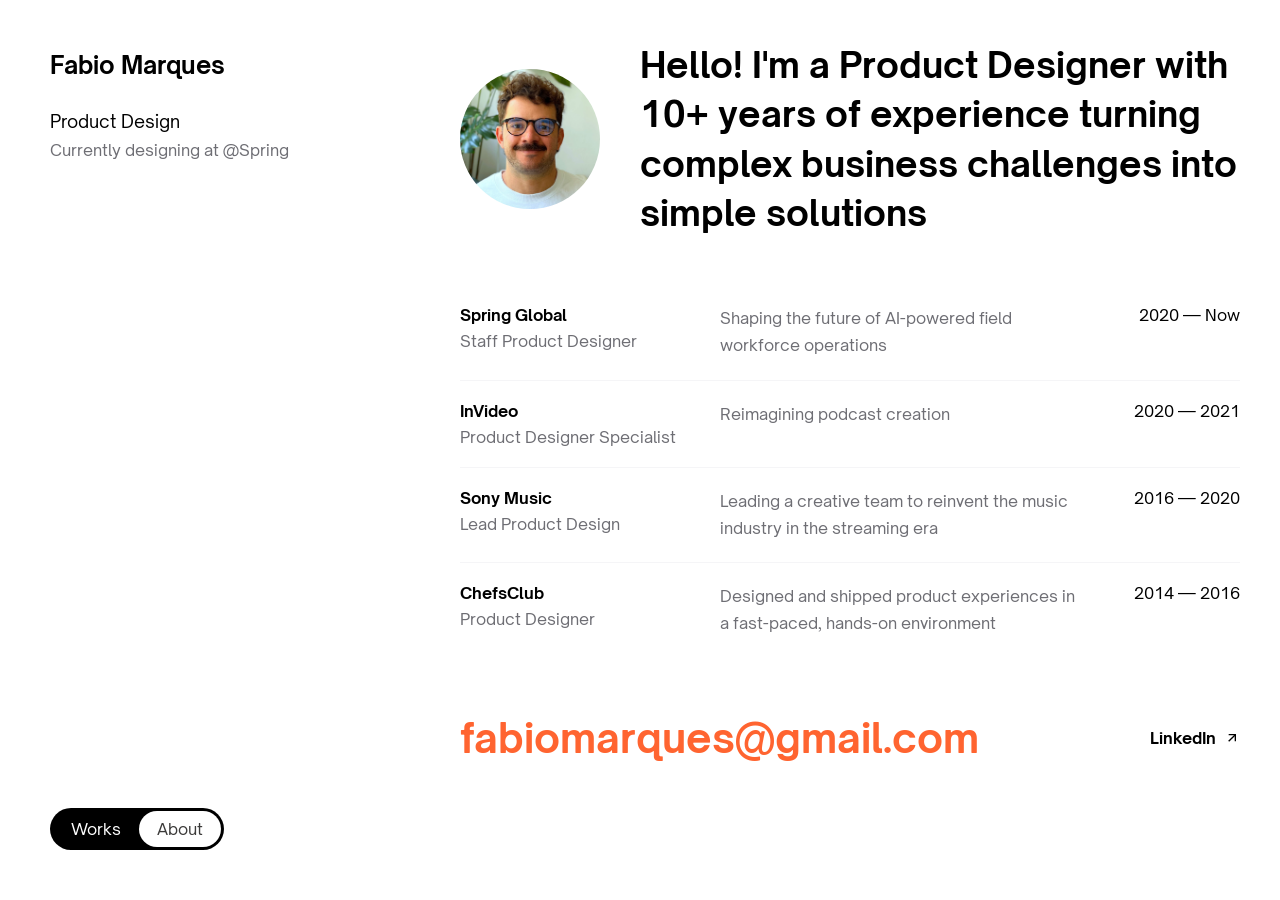
<file: about.html>
<head>
    <meta charset="UTF-8">
    <meta name="viewport" content="width=device-width, initial-scale=1.0">
    <link rel="icon" type="image/svg+xml" href="img/favicon.svg">


    <title>Fabio Marques Portfolio / About</title>
    <meta name="description" content="Selected product design case studies and UI/UX projects.">
    <link rel="canonical" href="https://seusite.com/index.html">

    <!-- Open Graph -->
    <meta property="og:title" content="Works - Your Name">
    <meta property="og:description" content="Selected product design case studies and UI/UX projects.">
    <meta property="og:image" content="https://seusite.com/og-image.jpg">
    <meta property="og:url" content="https://seusite.com/index.html">
    <meta property="og:type" content="website">

    <!-- Twitter -->
    <meta name="twitter:card" content="summary_large_image">
    <meta name="twitter:title" content="Works - Your Name">
    <meta name="twitter:description" content="Selected product design case studies and UI/UX projects.">
    <meta name="twitter:image" content="https://seusite.com/og-image.jpg">

    <!-- UI -->
    <meta name="theme-color" content="#ffffff">

    <!-- Fonts -->
    <link rel="preconnect" href="https://fonts.googleapis.com">
    <link rel="preconnect" href="https://fonts.gstatic.com" crossorigin>
    <link href="https://fonts.googleapis.com/css2?family=Inter:wght@400;500;600;700&display=swap" rel="stylesheet">

    <link rel="stylesheet" href="style.css">
</head>
<body>

<div class="cursor-dot"></div>

<div class="container">

    <aside class="sidebar">

        <div class="profile">
            <h1>
    <a href="index.html">Fabio Marques</a>
</h1>


            <div class="role">Product Design</div>
            <div class="company">
                Currently designing at <a href="https://springglobal.com/" class="company-link" target="_blank">@Spring</a>
            </div>
        </div>


<nav class="nav" id="nav">
  <span class="pill" id="pill"></span>
  <a href="index.html">Works</a>
  <a href="about.html" class="active">About</a>
</nav>

    </aside>

    <main class="content">

       

<div class="about">

    <div class="about-intro">

        <img
            src="img/profile.png"
            alt="Fabio Marques"
            class="about-avatar">

        <div class="about-text">
            <h2>
                Hello! I'm a Product Designer with 10+ years of experience turning complex business challenges into simple solutions
            </h2>
        </div>

    </div>

    <div class="experience">

        <div class="experience-item">

            <div class="experience-company">
                <h3>Spring Global</h3>
                <h4>Staff Product Designer</h4>
            </div>

            <div class="experience-description">
                Shaping the future of AI-powered field workforce operations
            </div>

            <div class="experience-period">
                2020 — Now
            </div>

        </div>

        <div class="experience-item">

            <div class="experience-company">
                <h3>InVideo</h3>
                <h4>Product Designer Specialist</h4>
            </div>

            <div class="experience-description">
                Reimagining podcast creation
            </div>

            <div class="experience-period">
                2020 — 2021
            </div>

        </div>

        <div class="experience-item">

            <div class="experience-company">
                <h3>Sony Music</h3>
                <h4>Lead Product Design</h4>
            </div>

            <div class="experience-description">
                Leading a creative team to reinvent the music industry in the streaming era
            </div>

            <div class="experience-period">
                2016 — 2020
            </div>

        </div>

        <div class="experience-item">

            <div class="experience-company">
                <h3>ChefsClub</h3>
                <h4>Product Designer</h4>
            </div>

            <div class="experience-description">
                Designed and shipped product experiences in a fast-paced, hands-on environment
            </div>

            <div class="experience-period">
                2014 — 2016
            </div>

        </div>

    </div>

    <div class="contact">

        <a
            href="mailto:fabiomarques@gmail.com"
            class="contact-link">
            fabiomarques@gmail.com
        </a>

        <a
            href="https://www.linkedin.com/in/fabiomrodrigues/"
            target="_blank"
            rel="noopener noreferrer"
            class="contact-linkedin">

            LinkedIn

            <svg
                xmlns="http://www.w3.org/2000/svg"
                width="16"
                height="16"
                viewBox="0 0 24 24"
                fill="none"
                stroke="currentColor"
                stroke-width="2">

                <path d="M7 17L17 7"></path>
                <path d="M7 7h10v10"></path>

            </svg>

        </a>

    </div>

</div>



    </main>

</div>
  <script src="script.js"></script>

</body>
</html>
</file>
<file: style.css>
/* ==========================================================================
   1. FONT FACE
   ========================================================================== */

@font-face {
    font-family: 'OpenSauce';
    src: url('font/OpenSauceTwo-Bold.woff2') format('woff2');
    font-weight: 700;
    font-display: swap;
}

@font-face {
    font-family: 'OpenSauce';
    src: url('font/OpenSauceTwo-Regular.woff2') format('woff2');
    font-weight: 400;
    font-display: swap;
}


/* ==========================================================================
   2. RESET & BASE
   ========================================================================== */

html {
    cursor: none;
}

* {
    margin: 0;
    padding: 0;
    box-sizing: border-box;
    cursor: none;
}

body {
    font-family: "OpenSauce", sans-serif;
    background: #ffffff;
    color: #000000;
    animation: pageEnter .4s ease;
    cursor: none;
}

a {
    color: inherit;
    text-decoration: none;
    transition: color 0.2s ease;
}

a:hover {
    color: #FF6430;
}

hr {
    border: none;
    height: 1px;
    background: #E5E5E7;
    margin: 40px 0;
    opacity: 0.8;
}


/* ==========================================================================
   3. CUSTOM CURSOR
   ========================================================================== */

.cursor-dot {
    position: fixed;
    top: 0;
    left: 0;
    width: 18px;
    height: 18px;
    border-radius: 50%;
    background: #FF6430;
    pointer-events: none;
    z-index: 9999;
    /* posição via left/top (definidos no JS); a translate centraliza e
       a escala é controlada por --scale para não brigar com o movimento */
    --scale: 1;
    transform: translate(-50%, -50%) scale(var(--scale));
    transition: opacity 0.2s ease, width 0.18s ease, height 0.18s ease, background 0.18s ease;
    opacity: 0;
    will-change: left, top;

    /* centraliza o "+" dentro do círculo */
    display: flex;
    align-items: center;
    justify-content: center;
}

/* o "+" começa escondido e pequeno */
.cursor-dot .cursor-plus {
    width: 18px;
    height: 18px;
    opacity: 0;
    transform: scale(0.4);
    transition: opacity 0.18s ease, transform 0.18s ease;
    stroke: #ffffff;
}

/* estado "sobre link/botão": cresce, laranja sólido */
.cursor-dot.is-hover {
    width: 42px;
    height: 42px;
    background: #FF6430;
}

/* mostra o "+" no hover */
.cursor-dot.is-hover .cursor-plus {
    opacity: 1;
    transform: scale(1);
}

/* em telas touch / sem mouse preciso, não force cursor escondido */
@media (hover: none), (pointer: coarse) {
    html, *, body { cursor: none; }
    .cursor-dot { display: none; }
}


/* ==========================================================================
   4. LAYOUT (container / sidebar / content)
   ========================================================================== */

.container {
    display: flex;
    min-height: 100vh;
}

.sidebar {
    width: 420px;
    padding: 50px 50px;
    position: fixed;
    height: 100vh;
    display: flex;
    flex-direction: column;
}

.content {
    margin-left: 420px;
    padding: 40px;
    width: calc(100% - 420px);
}


/* ==========================================================================
   5. SIDEBAR — PROFILE & NAV
   ========================================================================== */

.profile h1 {
    font-size: 1.5rem;
    font-weight: 700;
    margin-bottom: 30px;
}

.wave {
    display: inline-block;
    transform-origin: 70% 70%;
}

.wave:hover {
    animation: wave-animation 0.8s ease-in-out;
}

@keyframes wave-animation {
    0%   { transform: rotate(0deg); }
    15%  { transform: rotate(14deg); }
    30%  { transform: rotate(-8deg); }
    45%  { transform: rotate(14deg); }
    60%  { transform: rotate(-4deg); }
    75%  { transform: rotate(10deg); }
    100% { transform: rotate(0deg); }
}

.role {
    font-size: 1.1rem;
    font-weight: 500;
    margin-bottom: 8px;
}

.company {
    color: #6E6E74;
    font-size: 1rem;
}

.company-link {
    color: inherit;
    text-decoration: none;
    transition: color 0.2s ease;
}

.company-link:hover {
    color: #FF6430;
}

.nav {
    position: relative;
    display: inline-flex;
    border: none;
    gap: 0;
    align-items: center;
    background: black;
    padding: 3px;
    border-radius: 999px;
    margin-top: auto;
    align-self: flex-start;   /* ← impede de esticar na largura toda */
}

/* a pílula que desliza */
.nav .pill {
    position: absolute;
    top: 3px;
    left: 3px;
    height: calc(100% - 6px);
    background: white;            /* cor do item ativo */
    border-radius: 999px;
    transition: transform 0.32s cubic-bezier(0.4, 0, 0.2, 1),
                width 0.32s cubic-bezier(0.4, 0, 0.2, 1);
    z-index: 0;
}

.nav a {
    position: relative;
    z-index: 1;                  /* fica acima da pílula */
    text-decoration: none;
    color: white;
    font-size: 1rem;
    padding: 8px 18px;
    border-radius: 999px;
    white-space: nowrap;
    transition: color 0.25s ease;
}

/* o link ativo fica branco (sobre a pílula preta) */
.nav a.active {
    color: #3B3A39;
}

/* no hover, escurece levemente quem não está ativo */
.nav a:not(.active):hover {
    color: white;
}


/* ==========================================================================
   6. CONTENT GRID / PROJECT CARDS
   ========================================================================== */

.grid {
    display: grid;
    grid-template-columns: repeat(2, minmax(320px, 1fr));
    gap: 30px 30px;
}

.project {
    cursor: none;
    text-decoration: none;
}

.thumb {
    aspect-ratio: 1 / 1;
    border-radius: 24px;
    overflow: hidden;
    background: #F6F6F7;
    margin-bottom: 16px;
}

.thumb img {
    width: 100%;
    height: 100%;
    object-fit: cover;
    display: block;
    transition: transform 0.3s ease;
}

.project:hover .thumb img {
    transform: scale(1.03);
    transition: transform 0.3s ease;
}

.project h3 {
    font-size: 1.3rem;
    margin-bottom: 4px;
    color: #000000;
    transition: color 0.2s ease;
}

.project:hover h3 {
    color: #FF6430;
}

.project p {
    color: #6E6E74;
    font-size: 1.1rem;
    font-weight: 400;
    line-height: 1.5;
}

/* Cards "em breve" — sem link, thumb cinza com texto */

.project--soon {
    cursor: default;
    pointer-events: none;
}

.project--soon h3,
.project--soon p {
    opacity: 0.6;
}

.thumb--soon {
    display: flex;
    align-items: center;
    justify-content: center;
    background: #E5E5E7;
}

.thumb--soon span {
    color: #9A9AA0;
    font-size: 1rem;
    font-weight: 400;
    letter-spacing: 0.02em;
}


/* ==========================================================================
   7. ABOUT PAGE
   ========================================================================== */

.about {
    max-width: 1000px;
}

.about-intro {
    display: flex;
    align-items: center;
    gap: 40px;
    margin-bottom: 48px;
}

.about-avatar {
    width: 140px;
    height: 140px;
    border-radius: 50%;
    object-fit: cover;
    flex-shrink: 0;
}

.about-text h2 {
    font-size: 2.2rem;
    line-height: 1.4;
    font-weight: 700;
    color: #000000;
}


/* ==========================================================================
   8. EXPERIENCE
   ========================================================================== */

.experience {
    margin-bottom: 56px;
}

.experience-item {
    display: grid;
    grid-template-columns: 220px 1fr 120px;
    gap: 40px;
    padding: 20px 0;
    align-items: start;
}

.experience-item:not(:last-child) {
    border-bottom: 1px solid #F5F5F7;
}

.experience-company h3 {
    font-size: 1rem;
    font-weight: 700;
    color: #000000;
    margin-bottom: 6px;
}

.experience-company h4 {
    font-size: 1rem;
    font-weight: 400;
    color: #6E6E74;
}

.experience-description {
    font-size: 1rem;
    line-height: 1.7;
    color: #6E6E74;
}

.experience-period {
    text-align: right;
    color: #000000;
    font-weight: 500;
    white-space: nowrap;
}


/* ==========================================================================
   9. CONTACT
   ========================================================================== */

.contact {
    display: flex;
    justify-content: space-between;
    align-items: center;
    width: 100%;
}

.contact-link {
    display: flex;
    align-items: center;
    gap: 8px;
    color: #FF6430;
    text-decoration: none;
    transition: .2s;
    font-size: 2.5rem;
    font-weight: 700;
}

.contact-link:hover {
    color: #FF6430;
}

.contact-linkedin {
    display: flex;
    align-items: center;
    gap: 8px;
    color: #000000;
    text-decoration: none;
    transition: .2s;
    font-weight: 700;
}

.contact-linkedin:hover {
    color: #FF6430;
}


/* ==========================================================================
   10. PROJECT DETAIL PAGE
   ========================================================================== */

.project-page {
    max-width: none;
    width: 100%;
}

.back-link {
    display: inline-block;
    text-decoration: none;
    color: #6E6E74;
    font-size: 1.2rem;
    margin-bottom: 40px;
    transition: .2s;
}

.back-link:hover {
    color: #FF6430;
}

.project-back-wrap {
    min-height: 44px;
    margin-bottom: 20px;
    overflow-anchor: none; /* evita que o navegador tente compensar
        a rolagem quando o link vira position:fixed */
}

.project-back {
    display: inline-flex;
    align-items: center;
    gap: 8px;
    text-decoration: none;

    color: #ffffff;
    background: #111;

    padding: 12px 20px;
    border-radius: 999px;

    font-size: 1rem;
    font-weight: 400;

    transition: background .2s ease;
}

.project-back:hover {
    background: #FF6430;
    color: #ffffff;
}

.project-back.is-floating {
    position: fixed;
    top: 40px;
    left: 480px; /* alinhado ao início do .content (sidebar 420px + padding 40px) */

    z-index: 1000;
}

@media (max-width: 1200px) {
    .project-back.is-floating {
        left: 40px;
    }
}

.project-title {
    font-size: 3.5rem;
    line-height: 1;
    margin-bottom: 32px;
    color: #000000;
}

.project-meta {
    display: grid;
    grid-template-columns: repeat(4, 1fr);
    gap: 40px;
    width: 100%;
    padding-bottom: 40px;
}

.meta-item {
    flex: 1;
}

.meta-label {
    color: #6E6E74;
    font-size: .9rem;
    margin-bottom: 10px;
}

.meta-value {
    color: #000000;
    font-size: 1rem;
    font-weight: 700;
}

.project-hero {
    margin-bottom: 48px;
    aspect-ratio: 16 / 9;
    overflow: hidden;
    border-radius: 24px;
    background: #F6F6F7;
}

.project-hero img {
    width: 100%;
    height: 100%;
    object-fit: cover;
    display: block;
}

/* Nota: .project-section combina as duas declarações originais do arquivo
   (a segunda sobrescrevia display/margin-bottom da primeira); o resultado
   computado final é o mesmo de antes. */
.project-section {
    display: grid;
    grid-template-columns: 280px 1fr;
    gap: 80px;
    color: #6E6E74;
    font-size: .95rem;
    margin-bottom: 0;
}

.section-title h2 {
    font-size: 2rem;
    line-height: 1.1;
    font-weight: 700;
    color: #6E6E74;
}

.section-content {
    margin-bottom: 24px;
}

.section-content p {
    font-size: 1rem;
    line-height: 1.8;
    color: #000000;
    margin-bottom: 24px;
}

.section-content p.highlight-quote {
    font-size: 1.4rem;
    line-height: 1.2;
    font-weight: 700;
    color: #000000;
    margin: 48px 0;
    padding-left: 24px;
    border-left: 4px solid #6E6E74;
}

.section-subtitle {
    font-size: 1.1rem;
    font-weight: 600;
    color: #000;
    margin-top: 48px;
    margin-bottom: 16px !important;
}

/* especificidade maior que ".section-content p" pra garantir que o
   margin-bottom abaixo não seja sobrescrito pelo parágrafo genérico */
.section-content .section-subtitle {
    margin-bottom: 8px;
}

/* quando o subtítulo é o título de uma lista logo abaixo, aproxima os dois */
.section-subtitle + .results-list:not(.results-list--divided) {
    margin-top: 0;
}

.section-subtitle + .results-list--divided {
    margin-top: 12px;
}

/* Results list */

.results-list {
    list-style: none;
    padding: 0;
    margin-top: 56px;
    margin-bottom: 56px;
}

.results-list li {
    display: block;
    position: relative;
    padding-left: 30px;
    margin-bottom: 18px;
    color: #000000;
}

.results-list--bullets {
    list-style: disc;
    padding-left: 20px;
}

.results-list--bullets li {
    display: list-item;
    padding-left: 0;
    margin-bottom: 10px;
    line-height: 1.7;
    color: #000;
}

.results-list--divided {
    margin-top: 36px;
    margin-bottom: 36px;
}

.results-list--divided li {
    display: block;
    padding: 16px 0;
    padding-left: 0;
    margin: 0;
    color: #000;
    line-height: 1.7;
    border-bottom: 1px solid #E5E5E7;
    position: relative;
}

.results-list--divided li:last-child {
    border-bottom: none;
}

.results-list--insight {
    margin-top: 48px;
    margin-bottom: 72px;
}

.results-list--insight li {
    display: flex;
    flex-direction: column;
    padding-left: 0;
    margin-bottom: 28px;
}

.results-list--insight li:last-child {
    margin-bottom: 0;
}

.results-list--insight .list-title {
    font-weight: 600;
    color: #000;
    line-height: 1.2;
    margin: 0;
}

.results-list--insight .list-subtext {
    color: #6E6E74;
    font-size: 0.95rem;
    line-height: 1.3;
    margin-top: 2px;
}

.list-subtext {
    display: block;
    margin-top: 4px;
    color: #6E6E74;
    font-size: 0.95rem;
    line-height: 1.4;
}

.highlight {
    font-weight: 700;
    color: #000000;
}

.check-icon {
    position: absolute;
    left: 0;
    top: 2px;
    display: inline-flex;
    width: 20px;
    height: 20px;
    color: #34C759;
    margin-right: 0;
}

/* Project images / gallery */

.project-image {
    margin-bottom: 48px;
    overflow: hidden;
    border-radius: 24px;
    background: #F6F6F7;
}

.project-image:has(+ .project-image) {
    margin-bottom: 24px;
}

.project-image:has(+ .project-gallery) {
    margin-bottom: 24px;
}

/* padrão */
.project-image--wide {
    aspect-ratio: 16 / 9;
}

/* mais quadrada */
.project-image--square {
    aspect-ratio: 1 / 1;
}

/* vertical */
.project-image--tall {
    aspect-ratio: 4 / 5;
}

.project-gallery .project-image {
    margin-bottom: 0;
}

.project-image img {
    width: 100%;
    height: 100%;
    object-fit: cover;
    display: block;
}

.project-image video {
    width: 100%;
    height: 100%;
    object-fit: cover;
    display: block;
}

.project-gallery {
    display: grid;
    grid-template-columns: 1fr 1fr;
    gap: 24px;
    margin-bottom: 48px;
}


/* ==========================================================================
   11. BACK TO TOP
   ========================================================================== */

.back-to-top {
    position: fixed;
    right: 32px;
    bottom: 32px;

    width: 48px;
    height: 48px;

    border: none;
    border-radius: 999px;

    background: #111;
    color: white;

    font-size: 20px;
    cursor: none;

    display: flex;
    align-items: center;
    justify-content: center;

    opacity: 0;
    visibility: hidden;
    transform: translateY(10px);

    transition: all 0.25s ease;

    z-index: 1000;
}

.back-to-top.visible {
    opacity: 1;
    visibility: visible;
    transform: translateY(0);
}


.back-to-top:hover {
    background: #FF6430;
    color: #ffffff;
}



/* ==========================================================================
   12. MEDIA QUERIES
   ========================================================================== */

@media (max-width: 1200px) {

    .sidebar {
        position: relative;
        width: 100%;
        height: auto;
        padding: 40px;
    }

    .content {
        margin-left: 0;
        width: 100%;
        padding: 40px;
    }

    .container {
        flex-direction: column;
    }

    .grid {
        grid-template-columns: 1fr;
    }

    .nav {
        margin-top: 40px;
    }
}

@media (max-width: 900px) {

    .about-intro {
        flex-direction: column;
        align-items: flex-start;
    }

    .experience-item {
        grid-template-columns: 1fr;
        gap: 16px;
    }

    .experience-period {
        text-align: left;
    }

    .contact {
        flex-direction: column;
        align-items: flex-start;
        gap: 16px;
    }

    .content {
        padding: 24px;
    }

    .sidebar {
        padding: 24px;
    }

    .project-back.is-floating {
        left: 24px;
    }

    .project-section {
        grid-template-columns: 1fr;
        gap: 24px;
        margin-top: 48px;
        margin-bottom: 48px;
    }

    /* o .section-content tem margin-bottom próprio (24px) que fica
       "preso" dentro da caixa do .project-section, já que é sempre
       o último item do grid — some com isso no mobile pra não somar
       espaço duplicado ao margin-bottom da seção */
    .section-content {
        margin-bottom: 0;
    }

    /* mesma lógica pro último elemento DENTRO do section-content —
       parágrafo, results-list (qualquer variante), highlight-quote
       etc. — sua própria margin-bottom também fica presa na caixa
       da seção e duplica o espaço */
    .section-content > *:last-child {
        margin-bottom: 0 !important;
    }

    /* texto sempre com 48px (acima e abaixo); imagens com 24px entre
       si. O espaçamento entre texto e imagem fica 48px por conta do
       colapso de margem (o maior dos dois vence: 48 do texto x 0/24
       da imagem) */
    .project-hero,
    .project-image {
        margin-top: 0;
        margin-bottom: 24px;
    }

    /* a galeria em si não tem margem própria — o espaçamento vem do
       elemento vizinho (texto ou imagem); só o gap interno entre as
       imagens da galeria é definido abaixo */
    .project-gallery {
        margin-top: 0;
        margin-bottom: 0;
    }

    .project-page .project-gallery .project-image {
        margin-top: 0;
        margin-bottom: 0;
    }

    .project-meta {
        grid-template-columns: repeat(2, 1fr);
        gap: 24px 20px;
    }

    .section-title h2 {
        font-size: 1.75rem;
    }

    .project-gallery {
        grid-template-columns: 1fr;
        gap: 16px; /* controla o espaçamento vertical */
    }

    /* Imagens em full width apenas nas páginas de case (mobile) —
       "escapam" do padding do .content e ocupam a largura toda da tela */
    .project-page .project-hero,
    .project-page .project-image,
    .project-page .project-gallery {
        width: calc(100% + 48px); /* 24px de padding de cada lado */
        margin-left: -24px;
        margin-right: -24px;
        border-radius: 0;
    }

    /* imagens dentro da galeria não precisam do próprio "escape",
       já que o .project-gallery pai já ocupa a largura toda */
    .project-page .project-gallery .project-image {
        width: 100%;
        margin-left: 0;
        margin-right: 0;
    }

    .nav {
        position: fixed;
        bottom: 20px;
        left: 50%;
        transform: translateX(-50%);

        background: black;
        border: none;
        border-radius: 999px;

        padding: 4px;
        gap: 6px;

        box-shadow: 0 10px 30px rgba(0,0,0,0.08);

        z-index: 999;
    }

    .nav a {
        border: none;
        padding: 10px 18px;
        font-size: 0.95rem;
    }

    .nav a:hover {
        border: none;
    }

    /* alinha o centro do botão com o centro da navbar fixa (nav
       tem ~50px de altura e fica a 20px do rodapé, então seu
       centro está a ~45px da base; o botão tem 48px de altura) */
    .back-to-top {
        bottom: 21px;
    }

    body {
        padding-bottom: 80px;
    }
}

@media (max-width: 768px) {
    .contact-link {
        font-size: 1.5rem;
    }
}


.status-steps {
    margin-top: 40px;
    margin-bottom: 40px;
}

.status-steps p {
    margin-bottom: 12px;
    line-height: 1.6;
    color: #000000;
}

.status-steps p:last-child {
    margin-bottom: 0;
}

.step-question {
    color: #6E6E74;
}

/* ==========================================================================
   Button component playground (case-4, #img-2)
   ========================================================================== */

.bp-playground {
    aspect-ratio: 2752 / 1578;
    background: #BFE3FF !important;
    overflow: hidden;
}

.bp-wrap {
    position: relative;
    width: 100%;
    height: 100%;
}

.bp-canvas {
    position: absolute;
    top: 0;
    left: 0;
    width: 2752px;
    height: 1578px;
    transform-origin: top left;
}

.bp-white {
    position: absolute;
    left: 134.5px;
    top: 135px;
    width: 2483px;
    height: 1308px;
    background: #FFFFFF;
    border-radius: 64px;
}

.bp-dotted {
    position: absolute;
    left: 220.5px;
    top: 221px;
    width: 1408px;
    height: 1136px;
    border-radius: 64px;
    background-image: radial-gradient(#9A9CA1 3px, transparent 3px);
    background-size: 44px 44px;
    background-position: 0 0;
}

.bp-preview {
    position: absolute;
    left: 924.5px;
    top: 789px;
    transform: translate(-50%, -50%);
    display: inline-flex;
    align-items: center;
    justify-content: center;
    gap: 16px;
    white-space: nowrap;
    border: none;
    border-radius: 999px;
    font-family: "Inter", sans-serif;
    font-weight: 500;
    cursor: default;
    transition: background 0.15s ease, color 0.15s ease;
    user-select: none;
}

.bp-preview .bp-icon {
    display: block;
}

.bp-controls {
    position: absolute;
    left: 1706.5px;
    top: 221px;
    width: 795px;
    height: 1136px;
    display: flex;
    flex-direction: column;
    justify-content: center;
    gap: 72px;
}

.bp-group {
    display: flex;
    flex-direction: column;
    gap: 30px;
}

.bp-group--row {
    flex-direction: row;
    align-items: center;
    justify-content: flex-start;
    gap: 24px;
}

.bp-group-label {
    font-family: "Inter", sans-serif;
    font-weight: 700;
    font-size: 42px;
    color: #262626;
}

.bp-segmented {
    position: relative;
    display: inline-flex;
    background: #EBECED;
    border-radius: 999px;
    padding: 12px;
    gap: 0;
    align-self: flex-start;
}

.bp-segmented .bp-thumb {
    position: absolute;
    top: 12px;
    left: 0;
    height: calc(100% - 24px);
    background: #FFFFFF;
    border-radius: 999px;
    box-shadow: 0 3px 6px rgba(0, 0, 0, 0.08);
    transition: transform 0.25s cubic-bezier(0.4, 0, 0.2, 1),
                width 0.25s cubic-bezier(0.4, 0, 0.2, 1);
}

.bp-segmented .bp-thumb.no-anim {
    transition: none;
}

.bp-segmented .bp-opt {
    position: relative;
    z-index: 1;
    border: none;
    background: transparent;
    font-family: "Inter", sans-serif;
    font-weight: 500;
    font-size: 39px;
    line-height: 60px;
    color: #262626;
    padding: 12px 36px;
    border-radius: 999px;
    cursor: pointer;
    white-space: nowrap;
    user-select: none;
    outline: none;
}

.bp-switch {
    position: relative;
    width: 132px;
    height: 72px;
    border: none;
    border-radius: 999px;
    background: #DCDDDF;
    padding: 6px;
    cursor: pointer;
    transition: background 0.2s ease;
    flex-shrink: 0;
    outline: none;
}

.bp-switch.is-on {
    background: #35C759;
}

.bp-switch-thumb {
    display: block;
    width: 60px;
    height: 60px;
    border-radius: 50%;
    background: #FFFFFF;
    transition: transform 0.2s ease;
}

.bp-switch.is-on .bp-switch-thumb {
    transform: translateX(60px);
}











.project-page {
        max-width: 900px;
        margin: 0 auto;
    }
 
    .project-image {
        margin-bottom: 48px;
        overflow: hidden;
        border-radius: 24px;
        background: #F6F6F7;
    }
 
    .project-image--square {
        aspect-ratio: 1 / 1;
        position: relative;
        background: #FFFFFF;
    }
 
    .project-gallery .project-image {
        margin-bottom: 0;
    }
 
    .project-gallery {
        display: grid;
        grid-template-columns: 1fr 1fr;
        gap: 24px;
        margin-bottom: 48px;
    }
 
    .grid-fill {
        position: relative;
        width: 100%;
        height: 100%;
        background-color: transparent;
        background-image: url("data:image/svg+xml,%3Csvg xmlns='http://www.w3.org/2000/svg' width='40.46' height='40.46'%3E%3Crect width='5' height='5' fill='%23B6B7BB'/%3E%3C/svg%3E");
        background-repeat: repeat;
        background-size: calc(100% / 39) calc(100% / 39);
        display: block;
        z-index: 2;
    }
 
    .reveal-circle {
        position: absolute;
        top: 50%;
        left: 50%;
        width: 300%;
        height: 300%;
        border-radius: 50%;
        background: #EDFCEF;
        transform: translate(-50%, -50%) scale(0);
        transition: transform 0.4s ease-out;
        filter: none;
        pointer-events: none;
        z-index: 1;
    }
 
    .reveal-circle.is-on {
        transform: translate(-50%, -50%) scale(1);
        transition: transform 1.2s ease-out;
    }
 
    /* ===== Switch (tokens: color/light/neutral/200, color/light/green/500, color/white, color/black) ===== */
 
    .switch-track {
        position: absolute;
        top: 50%;
        left: 50%;
        transform: translate(-50%, -50%);
        width: 88px;
        height: 48px;
        border: none;
        border-radius: 100px;
        background: #DCDDDF;
        padding: 4px;
        cursor: pointer;
        flex-shrink: 0;
        transition: background 0.15s ease;
        outline: none;
        z-index: 3;
    }
 
    .switch-track.is-on {
        background: #35C759;
    }
 
    .switch-thumb {
        display: block;
        width: 40px;
        height: 40px;
        border-radius: 50%;
        background: #FFFFFF;
        transition: transform 0.15s ease;
    }
 
    .switch-track.is-on .switch-thumb {
        transform: translateX(40px);
    }
 
 /* ===== Info badge ===== */
 
    .info-badge {
        position: absolute;
        top: 16px;
        left: 50%;
        transform: translateX(-50%);
        display: inline-flex;
        align-items: center;
        gap: 6px;
        background: #EBECED;
        border-radius: 8px;
        padding: 6px 12px;
        z-index: 3;
    }
 
    .info-badge svg {
        display: block;
        flex-shrink: 0;
    }
 
    .info-badge span {
        font-family: "Inter", sans-serif;
        font-weight: 500;
        font-size: 14px;
        line-height: 20px;
        color: #262626;
        white-space: nowrap;
    }
 
    /* ===== Notifications card ===== */
 
    .notif-card {
        position: absolute;
        top: 0;
        left: 0;
        width: 100%;
        height: 100%;
        z-index: 4;
    }
 
    .notif-icon-wrap {
        position: absolute;
        top: 50%;
        left: 50%;
        transform: translate(-50%, -50%);
        display: inline-flex;
    }
 
    .notif-icon {
        font-family: 'Material Symbols Rounded';
        font-variation-settings: 'FILL' 1, 'wght' 400, 'GRAD' 0, 'opsz' 24;
        font-weight: normal;
        font-style: normal;
        font-size: 90px;
        line-height: 1;
        color: #262626;
        display: block;
        white-space: nowrap;
        word-wrap: normal;
        direction: ltr;
        -webkit-font-feature-settings: 'liga';
        font-feature-settings: 'liga';
        -webkit-font-smoothing: antialiased;
    }
 
    .notif-badge {
        position: absolute;
        top: 0px;
        left: 66px;
        width: 24px;
        height: 24px;
        border-radius: 50%;
        background: #FF393C;
        display: flex;
        align-items: center;
        justify-content: center;
        font-family: "Inter", sans-serif;
        font-weight: 500;
        font-size: 0;
        color: #FFFFFF;
        line-height: 1;
        transition: all 0.15s ease;
    }
 
    /* Altura fixa (44px) e circular com 1 dígito; com 2+ dígitos a largura
       cresce automaticamente pra DIREITA (âncora é a borda esquerda, fixa),
       mantendo 4px de padding lateral */
    .notif-badge.has-count {
        top: -4px;
        left: 56px;
        height: 44px;
        min-width: 44px;
        width: auto;
        padding: 0 4px;
        font-size: 20px;
    }
 
    /* Com 2+ caracteres (10, 100, 999+) o badge fica retangular
       (raio menor) em vez de manter a forma de pílula */
    .notif-badge.has-count.is-multi {
        border-radius: 100px;
        padding: 0 8px;
    }
 
    /* ===== Button — Secondary / size s (button.md) ===== */
 
    .btn-secondary {
        position: absolute;
        bottom: 74px;
        left: 50%;
        transform: translateX(-50%);
        font-family: "Inter", sans-serif;
        font-weight: 500;
        font-size: 14px;
        line-height: 20px;
        letter-spacing: 0;
        color: #262626;
        background: #DCDDDF;
        border: none;
        border-radius: 100px;
        height: 40px;
        padding: 10px 16px;
        display: inline-flex;
        align-items: center;
        justify-content: center;
        cursor: pointer;
        transition: background 0.15s ease;
        outline: none;
    }
 
    .btn-secondary:hover {
        background: #B6B7BB;
    }
 
    .btn-secondary:focus-visible {
        background: #DCDDDF;
        outline: 2px solid #0088FF;
        outline-offset: 2px;
    }
 
    .btn-secondary:active {
        background: #9A9CA1;
    }

/* ==========================================================================
   Search component playground (case-4, #img-8)
   ========================================================================== */

#img-8 {
    position: relative;
}

.srch-stage {
    position: absolute;
    top: 14%;
    left: 50%;
    transform: translateX(-50%);
    z-index: 3;
    width: min(336px, 84%);
}


.srch-box {
    background: #EBECED;
    width: 100%;               /* antes: 336px — agora segue o .srch-stage */
    font-family: "Inter", sans-serif;
    display: flex;
    flex-direction: column;
    padding: 10px 16px;
    border-radius: 100px;
    border: 1px solid transparent;
    cursor: text;
    transition: border-radius 0.25s cubic-bezier(0.4, 0, 0.2, 1),
                background 0.2s ease,
                border-color 0.2s ease,
                box-shadow 0.2s ease;
}

.srch-box.expanded {
    background: #FFFFFF;
    border-color: #EBECED;
    box-shadow: 0 8px 24px rgba(0, 0, 0, 0.08);
    border-radius: 22px;
}

.srch-panel {
    display: flex;
    flex-direction: column;
    gap: 8px;
    max-height: 0;
    opacity: 0;
    margin-top: 0;
    overflow: hidden;
    transition: max-height 0.3s cubic-bezier(0.4, 0, 0.2, 1),
                opacity 0.2s ease,
                margin-top 0.3s cubic-bezier(0.4, 0, 0.2, 1);
}

.srch-box.expanded .srch-panel {
    max-height: 600px;
    opacity: 1;
    margin-top: 8px;
}

.srch-icon {
    width: 24px;
    height: 24px;
    flex: none;
    display: flex;
    align-items: center;
    justify-content: center;
}

.srch-icon svg {
    width: 17.6px;
    height: 17.6px;
}

.srch-result-item .srch-icon svg {
    width: 20px;
    height: 20px;
}

.srch-input-row {
    display: flex;
    align-items: center;
    gap: 8px;
    min-height: 24px;
}

.srch-input {
    border: none;
    outline: none;
    background: transparent;
    flex: 1;
    min-width: 0;
    font-family: inherit;
    font-size: 16px;
    line-height: 24px;
    font-weight: 500;
    color: #262626;
}

.srch-input::placeholder {
    color: #7E8087;
}

.srch-clear {
    flex: none;
    width: 16px;
    height: 16px;
    display: none;
    align-items: center;
    justify-content: center;
    align-self: center;
    border: none;
    background: transparent;
    padding: 0;
    margin: 0;
    cursor: pointer;
    outline: none;
}

.srch-clear.visible {
    display: inline-flex;
}

.srch-clear-icon {
    font-family: 'Material Symbols Rounded';
    font-variation-settings: 'FILL' 1, 'wght' 400, 'GRAD' 0, 'opsz' 24;
    font-weight: normal;
    font-style: normal;
    font-size: 16px;
    line-height: 1;
    color: #7E8087;
    display: block;
    white-space: nowrap;
    word-wrap: normal;
    direction: ltr;
    -webkit-font-feature-settings: 'liga';
    font-feature-settings: 'liga';
    -webkit-font-smoothing: antialiased;
}

.srch-chip-row {
    display: flex;
    gap: 8px;
    flex-wrap: wrap;
}

.srch-chip {
    background: #EBECED;
    border-radius: 100px;
    padding: 2px 8px;
    font-size: 12px;
    line-height: 16px;
    font-weight: 500;
    color: #262626;
    display: inline-flex;
    align-items: center;
    height: 20px;
    cursor: pointer;
    border: none;
    font-family: inherit;
    outline: none;
}

.srch-chip[data-cat]:hover {
    background: #A8A8B0;
}

.srch-chip[data-cat]:active {
    background: #7A7A85;
}

.srch-chip.in-input {
    display: inline-flex;
    align-items: center;
    gap: 2px;
    padding: 2px 6px;
    cursor: pointer;
    flex: none;
}

.srch-chip.in-input:hover {
    background: #A8A8B0;
}

.srch-chip.in-input:active {
    background: #7A7A85;
}

.srch-chip.in-input .srch-dismiss {
    width: 16px;
    height: 16px;
    display: inline-flex;
    align-items: center;
    justify-content: center;
    flex: none;
}

.srch-chip.in-input .srch-dismiss svg {
    width: 12px;
    height: 12px;
}

.srch-divider {
    height: 1px;
    background: #DCDDDF;
    width: 100%;
}

.srch-section-header {
    font-size: 14px;
    line-height: 20px;
    font-weight: 500;
    color: #7E8087;
    text-align: left;
    padding: 0 16px 0 0;
}

.srch-result-list {
    display: flex;
    flex-direction: column;
    max-height: 240px;
    overflow-y: auto;
}

.srch-result-item {
    height: 56px;
    padding: 8px 16px;
    display: flex;
    flex-direction: column;
    justify-content: center;
    border-radius: 16px;
    cursor: pointer;
}

.srch-result-item.compact {
    height: 40px;
    padding: 8px 16px;
}

.srch-result-item:hover {
    background: #EBECED;
}

.srch-result-item.with-icon {
    flex-direction: row;
    align-items: center;
    justify-content: flex-start;
    gap: 12px;
}

.srch-result-item .srch-icon {
    flex: none;
}

.srch-result-text {
    display: flex;
    flex-direction: column;
    justify-content: center;
    align-items: flex-start;
    text-align: left;
    min-width: 0;
}

.srch-result-title {
    font-size: 16px;
    line-height: 24px;
    font-weight: 500;
    color: #262626;
}

.srch-result-sub {
    font-size: 10px;
    line-height: 16px;
    font-weight: 500;
    color: #7E8087;
}

.srch-empty {
    padding: 16px;
    font-size: 13px;
    color: #7E8087;
    text-align: left;
}

.srch-result-rest {
    color: #9A9CA1;
}


/* ==========================================================================
   Context menu component playground (case-4, #img-9)
   ========================================================================== */

.ctxm-stage {
    position: absolute;
    top: 14%;
    left: 50%;
    transform: translateX(-50%);
    z-index: 3;
    width: min(280px, 84%);
    display: flex;
    flex-direction: column;
    align-items: center;
    gap: 12px;
}

.ctxm-icon-btn {
    appearance: none;
    -webkit-appearance: none;
    box-sizing: border-box;
    width: 44px;
    height: 44px;
    flex-shrink: 0;
    border-radius: 100px;
    background: #DCDDDF;
    display: flex;
    align-items: center;
    justify-content: center;
    padding: 10px;
    margin: 0;
    border: none;
    outline: none;
    cursor: pointer;
    transition: background-color 0.12s ease;
    color: #262626;
}

.ctxm-icon-sym {
    font-family: 'Material Symbols Rounded';
    font-weight: normal;
    font-style: normal;
    font-size: 20px;
    line-height: 1;
    color: #262626;
    display: block;
    white-space: nowrap;
    word-wrap: normal;
    direction: ltr;
    -webkit-font-feature-settings: 'liga';
    font-feature-settings: 'liga';
    -webkit-font-smoothing: antialiased;
    flex-shrink: 0;
}

.ctxm-icon-btn:hover { background: #B6B7BB; }
.ctxm-icon-btn:active,
.ctxm-icon-btn.is-active { background: #9A9CA1; }

.ctxm-svg {
    width: 100%;
    height: 100%;
    stroke: currentColor;
    fill: none;
    stroke-width: 2;
    stroke-linecap: round;
    stroke-linejoin: round;
    display: block;
}

.ctxm-icon-btn .ctxm-svg { width: 24px; height: 24px; }

.ctxm-container {
    width: 100%;
    background: #FFFFFF;
    border-radius: 24px;
    padding: 16px;
    display: none;
    flex-direction: column;
    gap: 8px;
    border: 1px solid #EBECED;
    box-shadow: 0 8px 24px rgba(0,0,0,0.12), 0 2px 6px rgba(0,0,0,0.08);
}

.ctxm-container.open { display: flex; }

.ctxm-item {
    border-radius: 8px;
    cursor: pointer;
    transition: background-color 0.12s ease;
    display: flex;
    flex-direction: column;
    padding: 8px;
}

.ctxm-item:hover { background: #EBECED; }

.ctxm-row { display: flex; align-items: center; gap: 8px; }
.ctxm-row .ctxm-svg { width: 18px; height: 18px; color: #262626; flex-shrink: 0; }
.ctxm-label { font-weight: 500; font-size: 16px; color: #262626; flex: 1; }
.ctxm-shortcut { font-weight: 500; font-size: 16px; color: #7E8087; }
.ctxm-desc { padding-left: 26px; }
.ctxm-desc span { font-weight: 500; font-size: 12px; color: #7E8087; }
.ctxm-divider { width: 100%; height: 1px; background: #C8C9CC; align-self: center; margin: 8px 0; }
.ctxm-with-desc { gap: 2px; }
</file>
